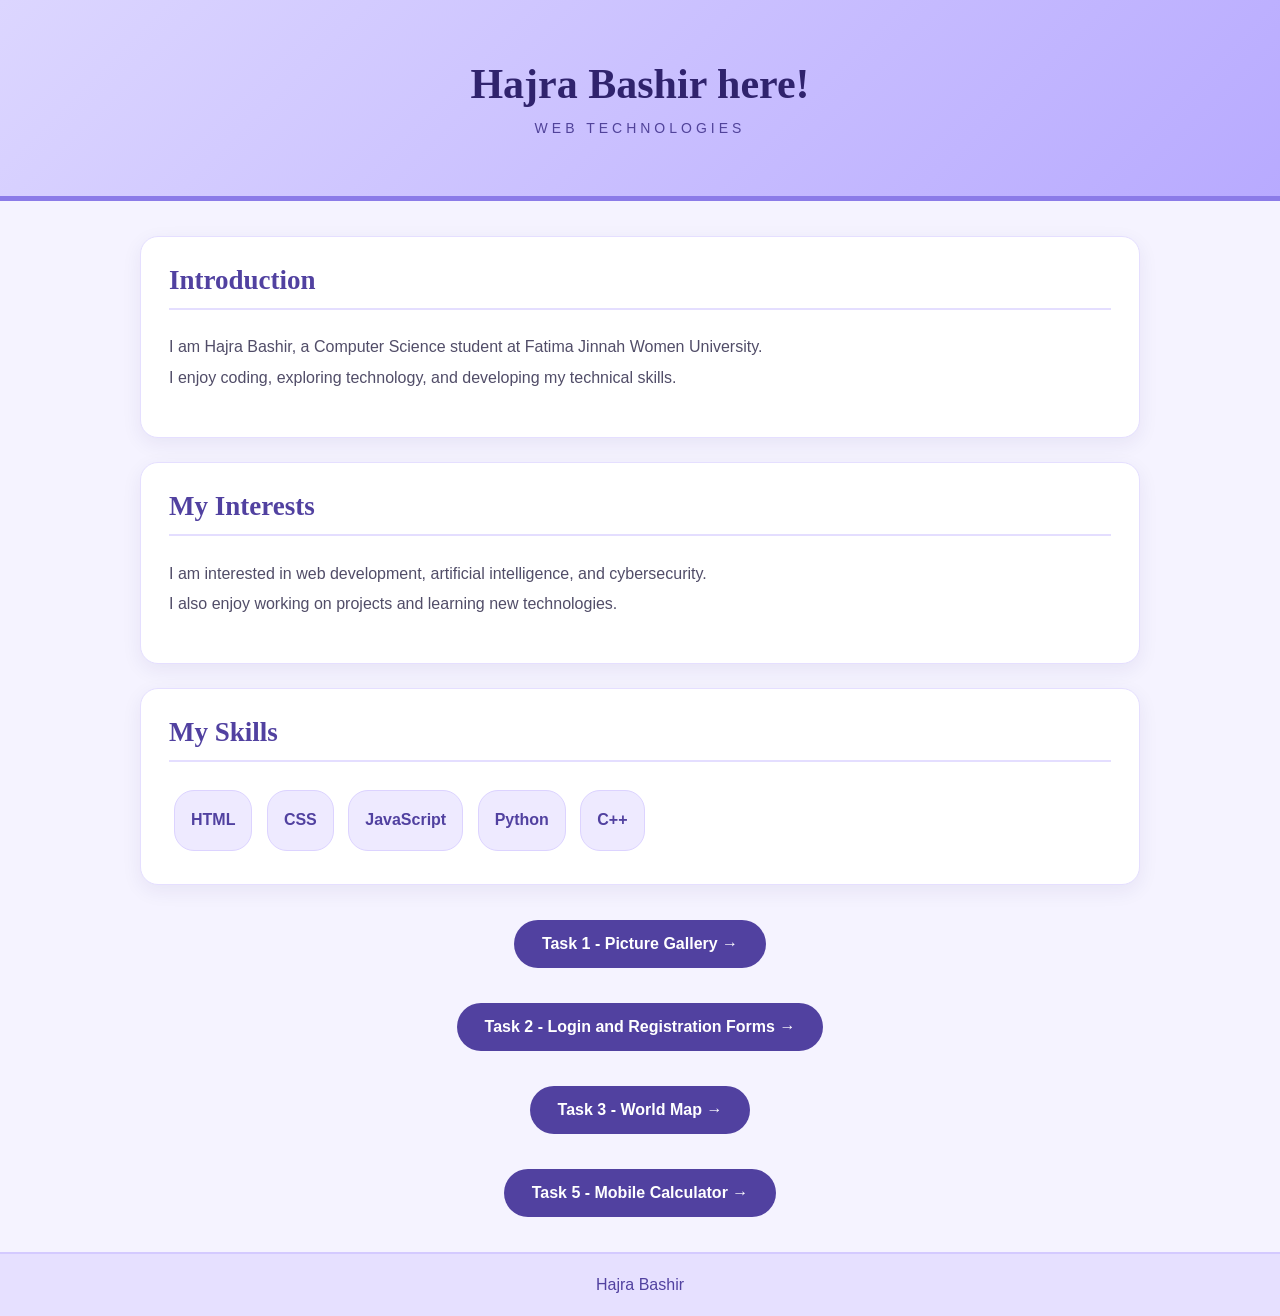
<file: index.html>
<!DOCTYPE html>
<html>

<head>
    <title>Web Technologies</title>

    <meta name="viewport" content="width=device-width, initial-scale=1.0">

    <style>
        body {
            margin: 0;
            font-family: Arial, sans-serif;
            background-color: #f5f3ff;
            color: #292454;
        }

        header {
            background: linear-gradient(135deg, #dcd6ff, #b8aaff);
            padding: 60px 20px;
            text-align: center;
            border-bottom: 5px solid #8b7be8;
        }

        h1 {
            font-family: Georgia, serif;
            font-size: 42px;
            margin: 0;
            color: #30236d;
        }

        .subtitle {
            margin-top: 12px;
            font-size: 14px;
            letter-spacing: 4px;
            color: #51439a;
            text-transform: uppercase;
        }

        main {
            max-width: 1000px;
            margin: 35px auto;
            padding: 0 20px;
        }

        section {
            background-color: white;
            padding: 28px;
            margin-bottom: 24px;
            border-radius: 18px;
            border: 1px solid #e5dfff;
            box-shadow: 0 6px 20px #30236d12;
        }

        h2 {
            font-family: Georgia, serif;
            color: #5141a0;
            font-size: 27px;
            margin-top: 0;
            padding-bottom: 12px;
            border-bottom: 2px solid #e4deff;
        }

        p {
            font-size: 16px;
            line-height: 1.9;
            color: #514d68;
        }

        .skills {
            line-height: 2.8;
        }

        .skill {
            display: inline-block;
            background-color: #eeeaff;
            color: #5141a0;
            padding: 7px 16px;
            margin: 5px;
            border-radius: 20px;
            font-weight: bold;
            border: 1px solid #dcd3ff;
        }

        .gallery {
            text-align: center;
            margin: 35px 0;
        }

        .gallery a {
            display: inline-block;
            background-color: #5141a0;
            color: white;
            text-decoration: none;
            padding: 15px 28px;
            border-radius: 30px;
            font-weight: bold;
            transition: background-color 0.3s;
        }

        .gallery a:hover {
            background-color: #30236d;
        }

        footer {
            text-align: center;
            padding: 22px;
            background-color: #e6e0ff;
            color: #5141a0;
            border-top: 2px solid #d4caff;
        }

        @media (max-width: 600px) {
            header {
                padding: 45px 15px;
            }

            h1 {
                font-size: 30px;
            }

            section {
                padding: 20px;
            }

            h2 {
                font-size: 23px;
            }

            p {
                font-size: 15px;
            }
        }
    </style>
</head>

<body>

    <header>
        <h1>Hajra Bashir here!</h1>
        <div class="subtitle">Web Technologies</div>
    </header>

    <main>

        <section>
            <h2>Introduction</h2>

            <p>
                I am Hajra Bashir, a Computer Science student at Fatima Jinnah Women University.<br>
                I enjoy coding, exploring technology, and developing my technical skills.
            </p>
        </section>

        <section>
            <h2>My Interests</h2>

            <p>
                I am interested in web development, artificial intelligence, and cybersecurity.<br>
                I also enjoy working on projects and learning new technologies.
            </p>
        </section>

        <section>
            <h2>My Skills</h2>

            <div class="skills">
                <span class="skill">HTML</span>
                <span class="skill">CSS</span>
                <span class="skill">JavaScript</span>
                <span class="skill">Python</span>
                <span class="skill">C++</span>
            </div>
        </section>

        <div class="gallery">
            <a href="picture gallery/index.html" target="_blank">
                Task 1 - Picture Gallery &#8594;
            </a>
        </div>
        <div class="gallery">
            <a href="login and registration/index.html" target="_blank">
                Task 2 - Login and Registration Forms &#8594;
            </a>
        </div>
        <div class="gallery">
            <a href="world map/index.html" target="_blank">
                Task 3 - World Map &#8594;
            </a>
        </div>
        <div class="gallery">
            <a href="calculator interface/index.html" target="_blank">
                Task 5 - Mobile Calculator &#8594;
            </a>
        </div>

    </main>

    <footer>
        Hajra Bashir
    </footer>

</body>

</html>
</file>
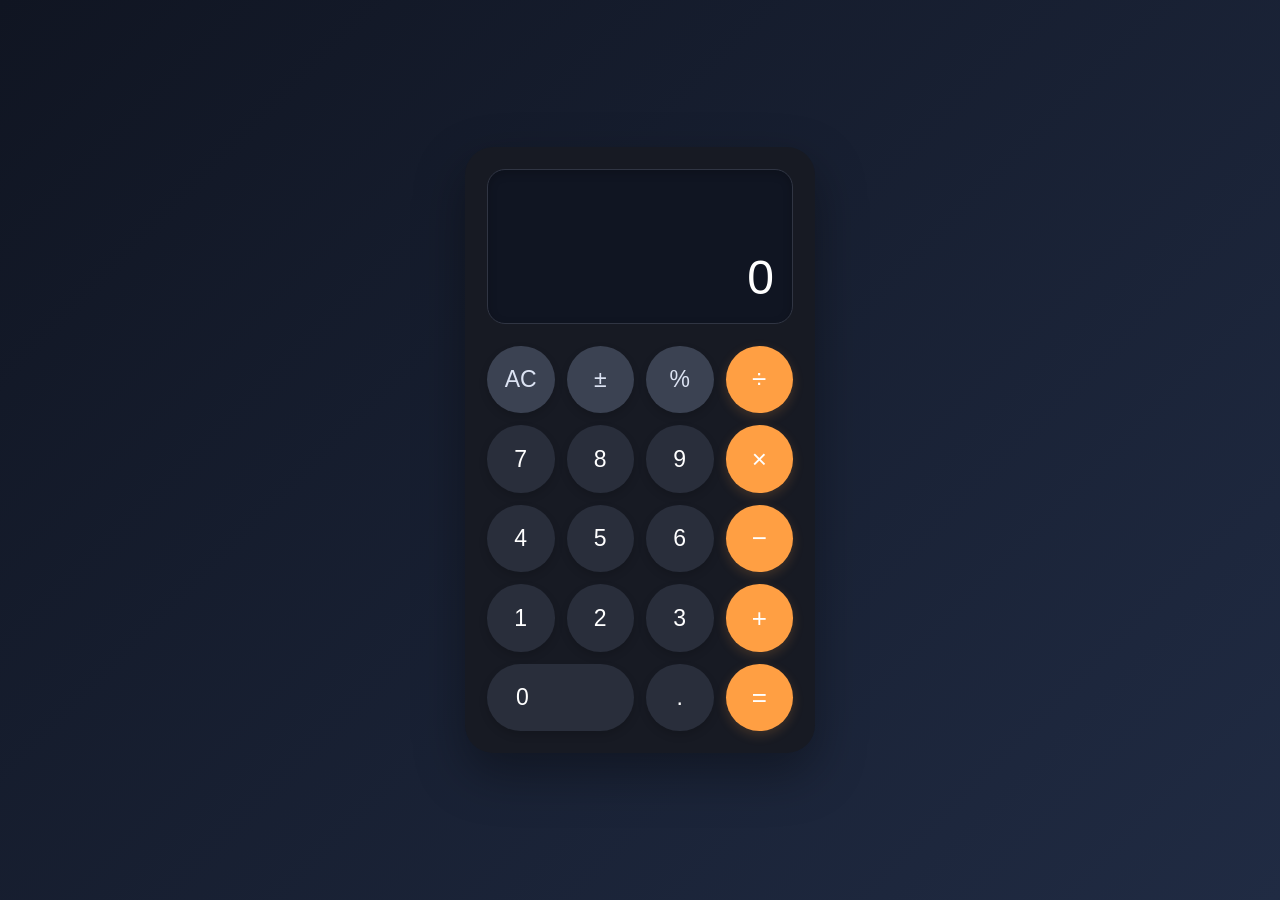
<file: calculator interface/index.html>
<!DOCTYPE html>
<html lang="en">
<head>
    <meta charset="UTF-8">
    <meta name="viewport" content="width=device-width, initial-scale=1.0">
    <title>Mobile Calculator | Hajra's Website</title>
    <link rel="stylesheet" href="style.css">
    <script src="script.js" defer></script>
</head>

<body>

    <div class="calculator">

        <div class="display">
            <div class="previous-value" id="previousValue"></div>
            <div class="current-value" id="currentValue">0</div>
        </div>

        <div class="buttons">

            <button class="btn utility" type="button" data-action="clear">AC</button>
            <button class="btn utility" type="button" data-action="sign">±</button>
            <button class="btn utility" type="button" data-action="percent">%</button>
            <button class="btn operator" type="button" data-action="operator" data-operator="/">÷</button>

            <button class="btn" type="button" data-number="7">7</button>
            <button class="btn" type="button" data-number="8">8</button>
            <button class="btn" type="button" data-number="9">9</button>
            <button class="btn operator" type="button" data-action="operator" data-operator="*">×</button>

            <button class="btn" type="button" data-number="4">4</button>
            <button class="btn" type="button" data-number="5">5</button>
            <button class="btn" type="button" data-number="6">6</button>
            <button class="btn operator" type="button" data-action="operator" data-operator="-">−</button>

            <button class="btn" type="button" data-number="1">1</button>
            <button class="btn" type="button" data-number="2">2</button>
            <button class="btn" type="button" data-number="3">3</button>
            <button class="btn operator" type="button" data-action="operator" data-operator="+">+</button>

            <button class="btn zero" type="button" data-number="0">0</button>
            <button class="btn" type="button" data-action="decimal">.</button>
            <button class="btn operator" type="button" data-action="equals">=</button>

        </div>

    </div>

</body>
</html>
</file>
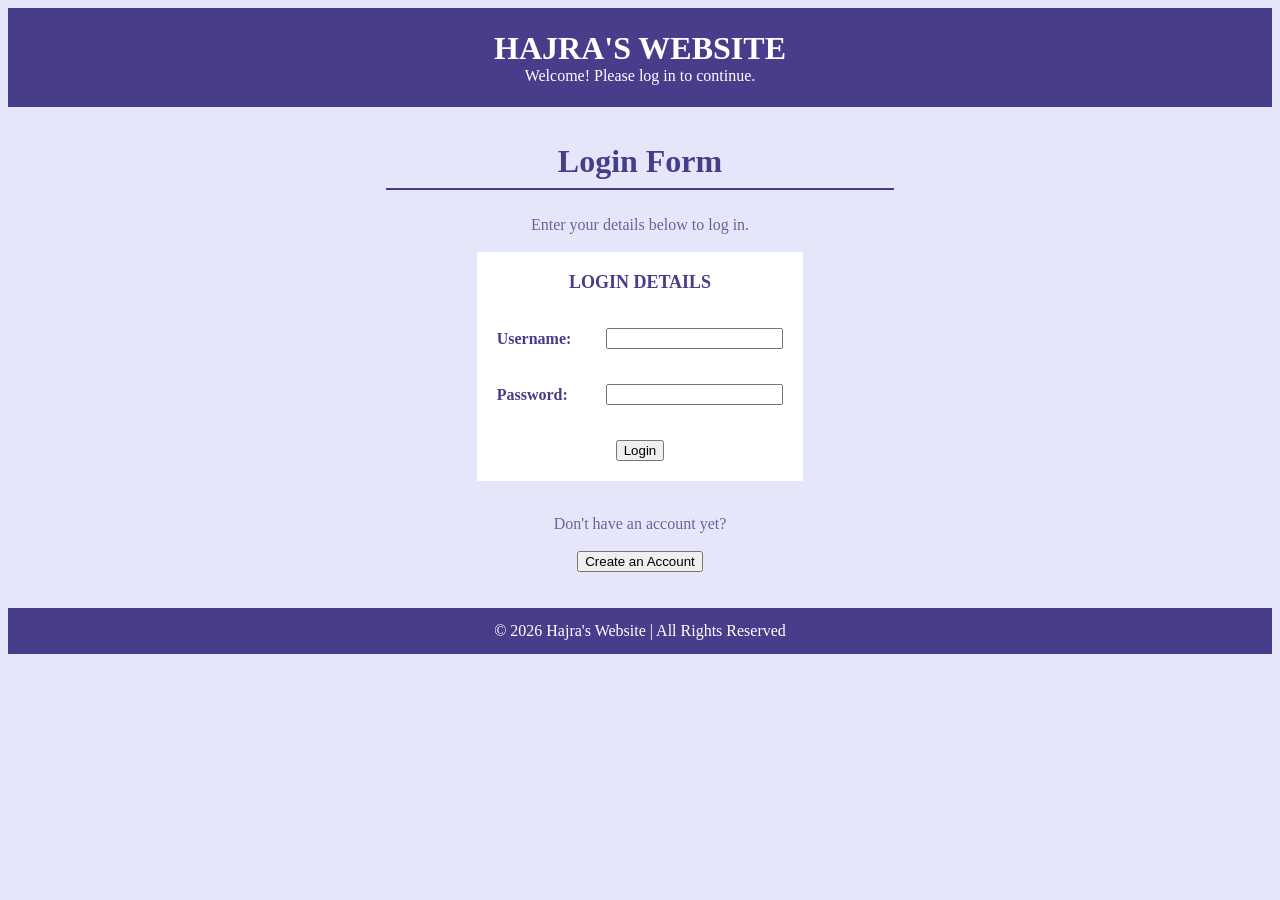
<file: login and registration/index.html>
<html>
<head>
    <title>Login Form</title>
</head>

<body bgcolor="#E6E6FA">

    <table width="100%" bgcolor="#483D8B" cellpadding="20">
        <tr>
            <td align="center">
                <font color="white" size="6"><b>HAJRA'S WEBSITE</b></font>
                <br>
                <font color="white" size="3">Welcome! Please log in to continue.</font>
            </td>
        </tr>
    </table>

    <br><br>

    <center>
        <font color="#483D8B" size="6"><b>Login Form</b></font>
        <hr width="40%" color="#483D8B">
        <br>
        <font color="#666699" size="3">Enter your details below to log in.</font>
    </center>

    <br>

    <form action="third.html">
        <table align="center" bgcolor="white" cellpadding="15" cellspacing="5">
            <tr>
                <td colspan="2" align="center">
                    <font color="#483D8B" size="4"><b>LOGIN DETAILS</b></font>
                </td>
            </tr>

            <tr>
                <td>
                    <font color="#483D8B"><b>Username:</b></font>
                </td>
                <td>
                    <input type="text" name="username" required>
                </td>
            </tr>

            <tr>
                <td>
                    <font color="#483D8B"><b>Password:</b></font>
                </td>
                <td>
                    <input type="password" name="password" required>
                </td>
            </tr>

            <tr>
                <td colspan="2" align="center">
                    <input type="submit" value="Login">
                </td>
            </tr>
        </table>
    </form>

    <br>

    <center>
        <font color="#666699">Don't have an account yet?</font>
        <br><br>
        <a href="second.html">
            <input type="button" value="Create an Account">
        </a>
    </center>

    <br><br>

    <table width="100%" bgcolor="#483D8B" cellpadding="12">
        <tr>
            <td align="center">
                <font color="white">© 2026 Hajra's Website | All Rights Reserved</font>
            </td>
        </tr>
    </table>

</body>
</html>
</file>
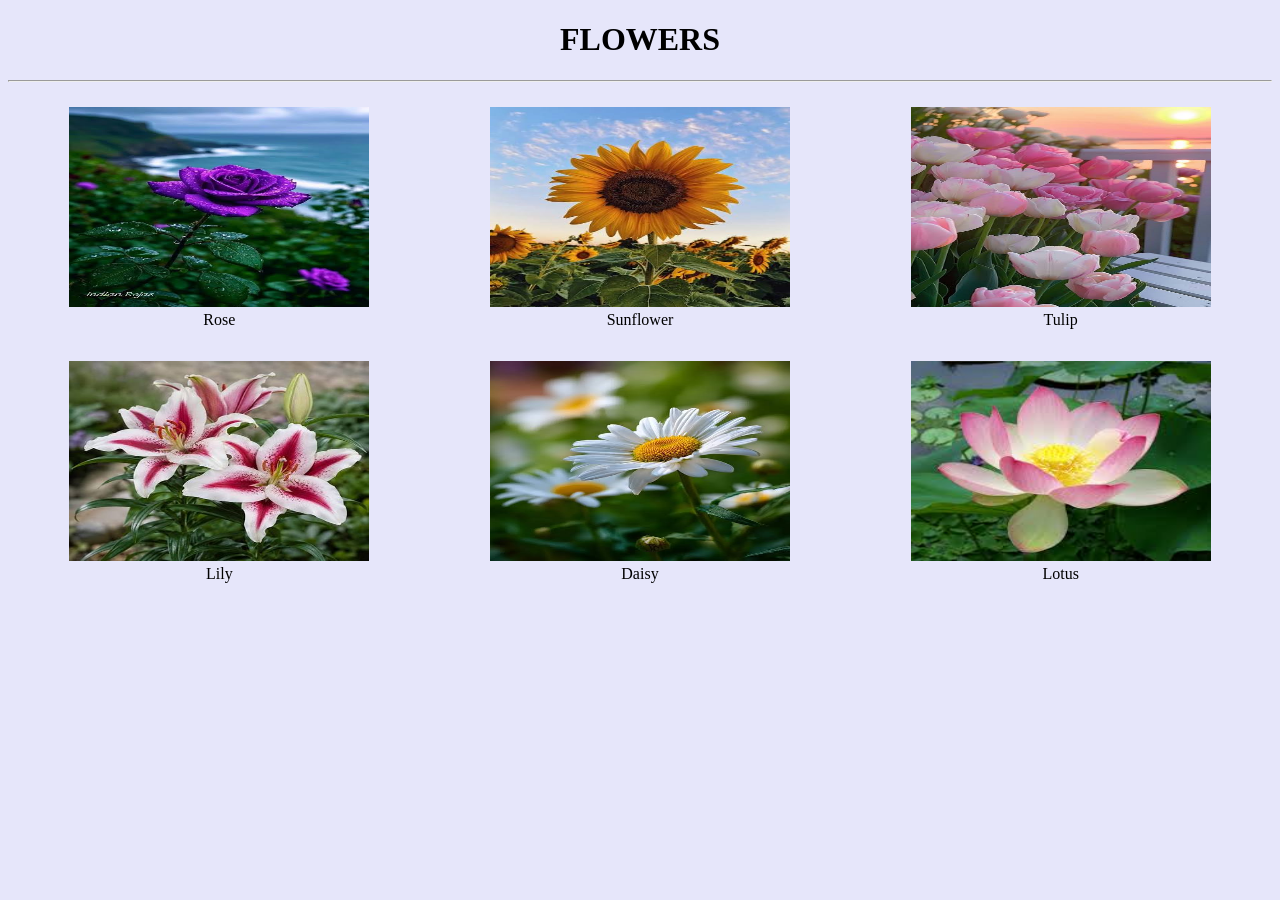
<file: picture gallery/index.html>
<!DOCTYPE html>
<html>

<head>
    <title>Flowers Gallery</title>
</head>

<script>
document.addEventListener("click", function() {
    document.getElementById("music").play();
}, { once: true });
</script>

<body bgcolor="#E6E6FA">

    <h1 align="center">
        <font face="Lucida Handwriting">FLOWERS</font>
    </h1>

    <hr>

    <table width="100%" cellpadding="15">

        <tr>

            <td align="center">
                <a href="rose.jpg">
                    <img src="rose.jpg" width="300" height="200">
                </a>
                <br>
                <font face="Georgia">Rose</font>
            </td>

            <td align="center">
                <a href="sunflower.jpg">
                    <img src="sunflower.jpg" width="300" height="200">
                </a>
                <br>
                <font face="Georgia">Sunflower</font>
            </td>

            <td align="center">
                <a href="tulip.jpg">
                    <img src="tulip.jpg" width="300" height="200">
                </a>
                <br>
                <font face="Georgia">Tulip</font>
            </td>

        </tr>

        <tr>

            <td align="center">
                <a href="lily.jpg">
                    <img src="lily.jpg" width="300" height="200">
                </a>
                <br>
                <font face="Georgia">Lily</font>
            </td>

            <td align="center">
                <a href="daisy.jpg">
                    <img src="daisy.jpg" width="300" height="200">
                </a>
                <br>
                <font face="Georgia">Daisy</font>
            </td>

            <td align="center">
                <a href="lotus.jpg">
                    <img src="lotus.jpg" width="300" height="200">
                </a>
                <br>
                <font face="Georgia">Lotus</font>
            </td>

        </tr>

    </table>

<audio id="music" autoplay loop>
    <source src="music.mp3" type="audio/mpeg">
</audio>

</body>

</html>
</file>
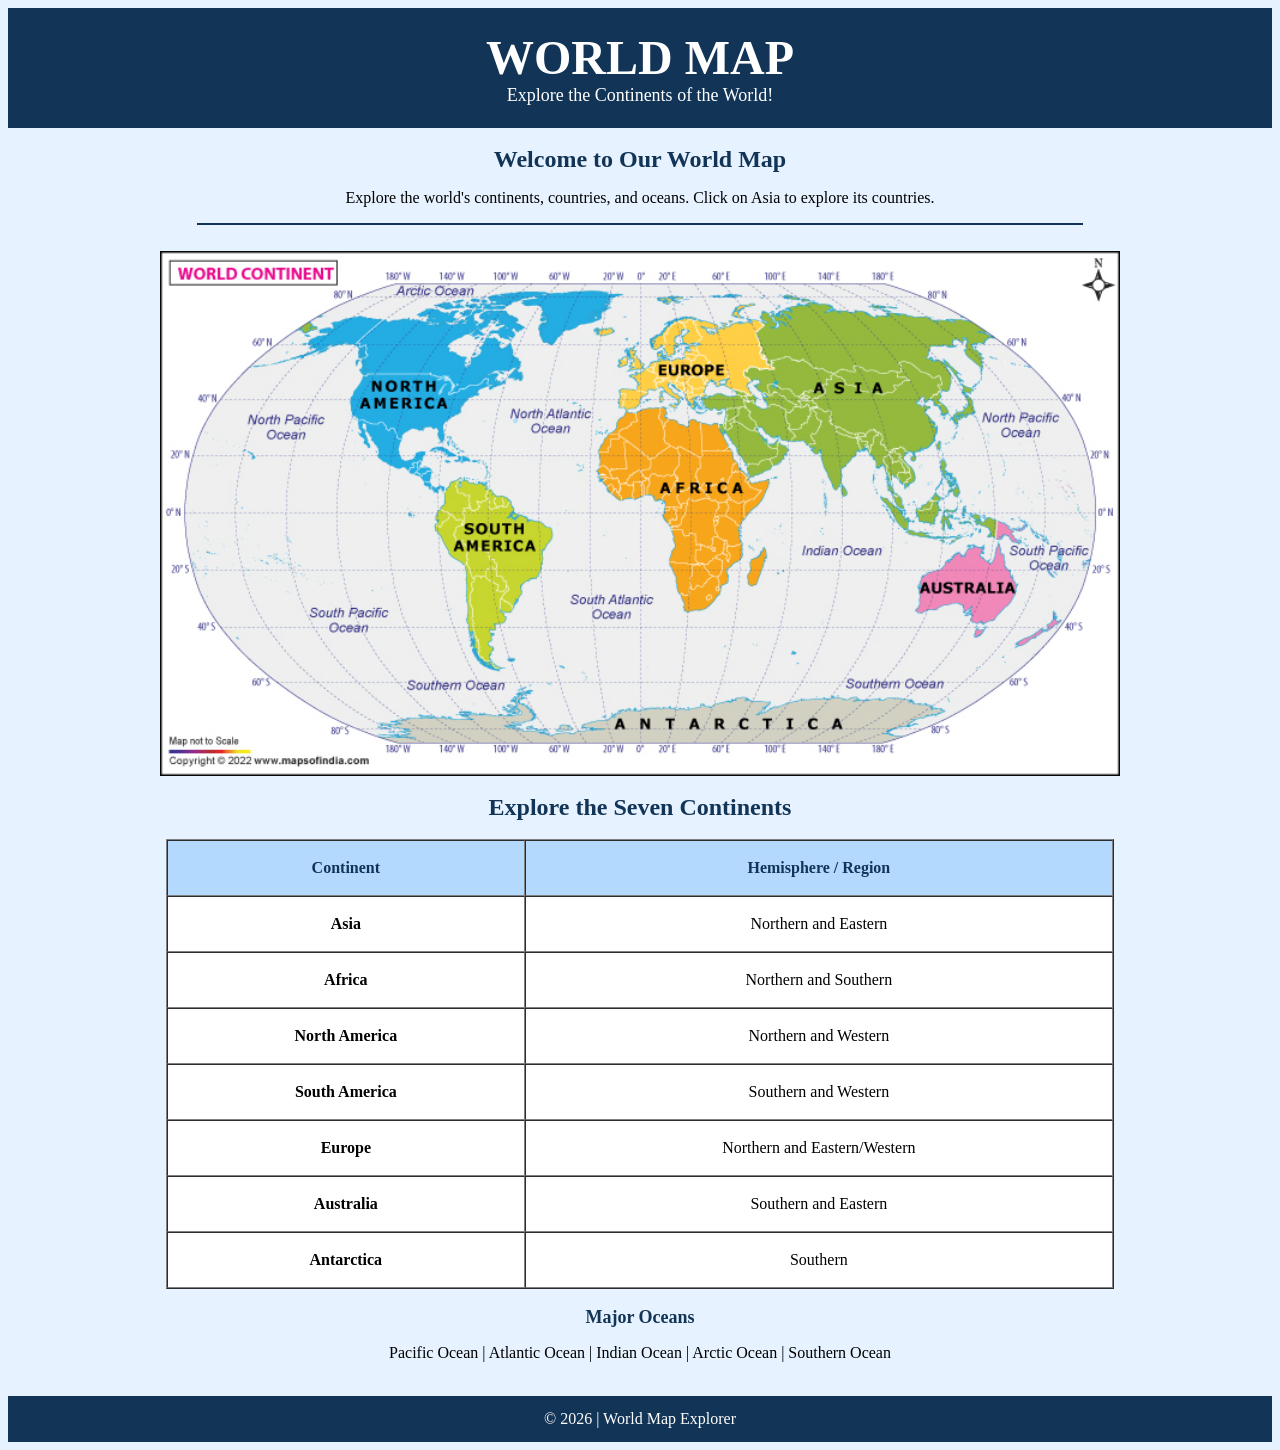
<file: world map/index.html>
<html>
<head>
    <title>World Map</title>
</head>

<body bgcolor="#E6F2FF">

    <table width="100%" bgcolor="#123456" cellpadding="20">
        <tr>
            <td align="center">
                <font color="white" size="7">
                    <b>WORLD MAP</b>
                </font>
                <br>
                <font color="white" size="4">
                    Explore the Continents of the World!
                </font>
            </td>
        </tr>
    </table>

    <br>

    <center>
        <font color="#123456" size="5">
            <b>Welcome to Our World Map</b>
        </font>

        <p>
            Explore the world's continents, countries, and oceans.
            Click on Asia to explore its countries.
        </p>

        <hr width="70%" color="#123456">

        <br>

        <img src="images/world-map.png"
             alt="Political Map of the World"
             width="960"
             height="525"
             usemap="#worldmap">

        <map name="worldmap">
            <area shape="poly"
                  coords="560,100,650,95,740,105,810,130,875,170,900,220,870,270,835,310,790,350,740,370,700,340,660,310,625,270,595,230,575,185"
                  href="asia.html"
                  target="_blank"
                  alt="Explore Asia"
                  title="Click to Explore Asia">
        </map>

        <br><br>

        
<font color="#123456" size="5">
    <b>Explore the Seven Continents</b>
</font>

<br><br>

<table align="center" border="1" cellpadding="18" cellspacing="0" bgcolor="white" width="75%">
    <tr bgcolor="#B3D9FF">
        <th><font color="#123456">Continent</font></th>
        <th><font color="#123456">Hemisphere / Region</font></th>
    </tr>

    <tr>
        <td align="center"><b>Asia</b></td>
        <td align="center">Northern and Eastern</td>
    </tr>

    <tr>
        <td align="center"><b>Africa</b></td>
        <td align="center">Northern and Southern</td>
    </tr>

    <tr>
        <td align="center"><b>North America</b></td>
        <td align="center">Northern and Western</td>
    </tr>

    <tr>
        <td align="center"><b>South America</b></td>
        <td align="center">Southern and Western</td>
    </tr>

    <tr>
        <td align="center"><b>Europe</b></td>
        <td align="center">Northern and Eastern/Western</td>
    </tr>

    <tr>
        <td align="center"><b>Australia</b></td>
        <td align="center">Southern and Eastern</td>
    </tr>

    <tr>
        <td align="center"><b>Antarctica</b></td>
        <td align="center">Southern</td>
    </tr>
</table>

        <br>

        <font color="#123456" size="4">
            <b>Major Oceans</b>
        </font>

        <p>
            Pacific Ocean |
            Atlantic Ocean |
            Indian Ocean |
            Arctic Ocean |
            Southern Ocean
        </p>

    </center>

    <br>

    <table width="100%" bgcolor="#123456" cellpadding="12">
        <tr>
            <td align="center">
                <font color="white">
                    © 2026 | World Map Explorer
                </font>
            </td>
        </tr>
    </table>

</body>
</html>
</file>
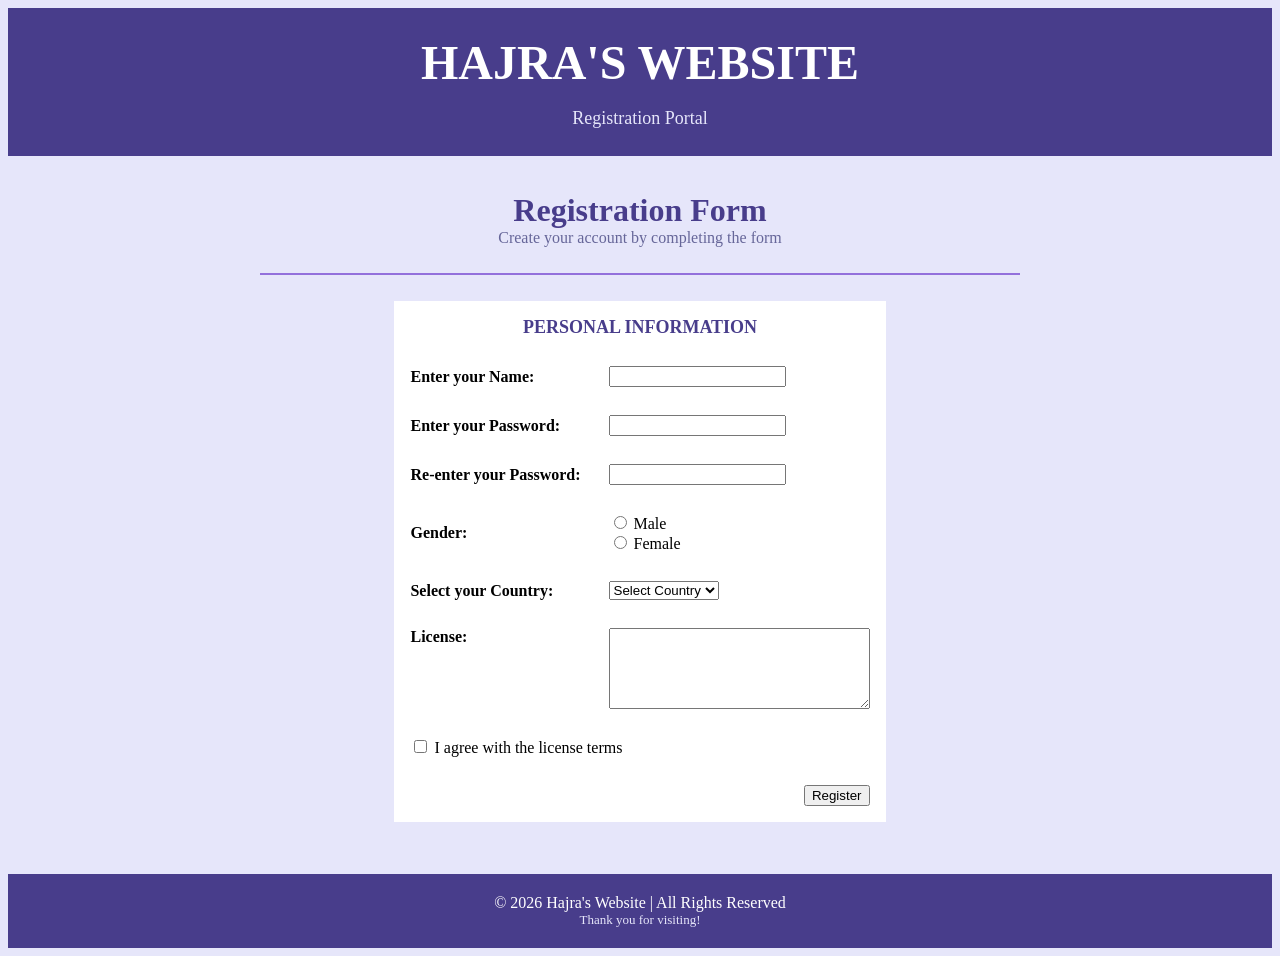
<file: login and registration/second.html>
<html>
<head>
    <title>Registration Form</title>
</head>

<body bgcolor="#E6E6FA">

    <table width="100%" bgcolor="#483D8B" cellpadding="25">
        <tr>
            <td align="center">
                <font color="white" size="7" face="Georgia">
                    <b>HAJRA'S WEBSITE</b>
                </font>
                <br><br>
                <font color="#E6E6FA" size="4">
                    Registration Portal
                </font>
            </td>
        </tr>
    </table>

    <br><br>

    <center>
        <font color="#483D8B" face="Georgia" size="6">
            <b>Registration Form</b>
        </font>
        <br>
        <font color="#666699" size="3">
            Create your account by completing the form
        </font>
    </center>

    <br>

    <hr width="60%" color="#9370DB">

    <br>

    <form action="third.html">

        <table align="center" bgcolor="white" cellpadding="12" cellspacing="4">

            <tr>
                <td colspan="2" align="center">
                    <font color="#483D8B" size="4">
                        <b>PERSONAL INFORMATION</b>
                    </font>
                </td>
            </tr>

            <tr>
                <td><b>Enter your Name:</b></td>
                <td><input type="text" name="name" required></td>
            </tr>

            <tr>
                <td><b>Enter your Password:</b></td>
                <td><input type="password" name="password" required></td>
            </tr>

            <tr>
                <td><b>Re-enter your Password:</b></td>
                <td><input type="password" name="repassword" required></td>
            </tr>

            <tr>
                <td><b>Gender:</b></td>
                <td>
                    <input type="radio" name="gender" value="male" required> Male
                    <br>
                    <input type="radio" name="gender" value="female"> Female
                </td>
            </tr>

            <tr>
                <td><b>Select your Country:</b></td>
                <td>
                    <select name="country" required>
                        <option value="">Select Country</option>
                        <option>Pakistan</option>
                        <option>USA</option>
                        <option>UK</option>
                    </select>
                </td>
            </tr>

            <tr>
                <td valign="top"><b>License:</b></td>
                <td>
                    <textarea rows="5" cols="30" required></textarea>
                </td>
            </tr>

            <tr>
                <td colspan="2">
                    <input type="checkbox" name="agreement" required>
                    I agree with the license terms
                </td>
            </tr>

            <tr>
                <td colspan="2" align="right">
                    <input type="submit" value="Register">
                </td>
            </tr>

        </table>

    </form>

    <br><br>

    <table width="100%" bgcolor="#483D8B" cellpadding="18">
        <tr>
            <td align="center">
                <font color="white" size="3">
                    © 2026 Hajra's Website | All Rights Reserved
                </font>
                <br>
                <font color="#E6E6FA" size="2">
                    Thank you for visiting!
                </font>
            </td>
        </tr>
    </table>

</body>

</html>
</file>
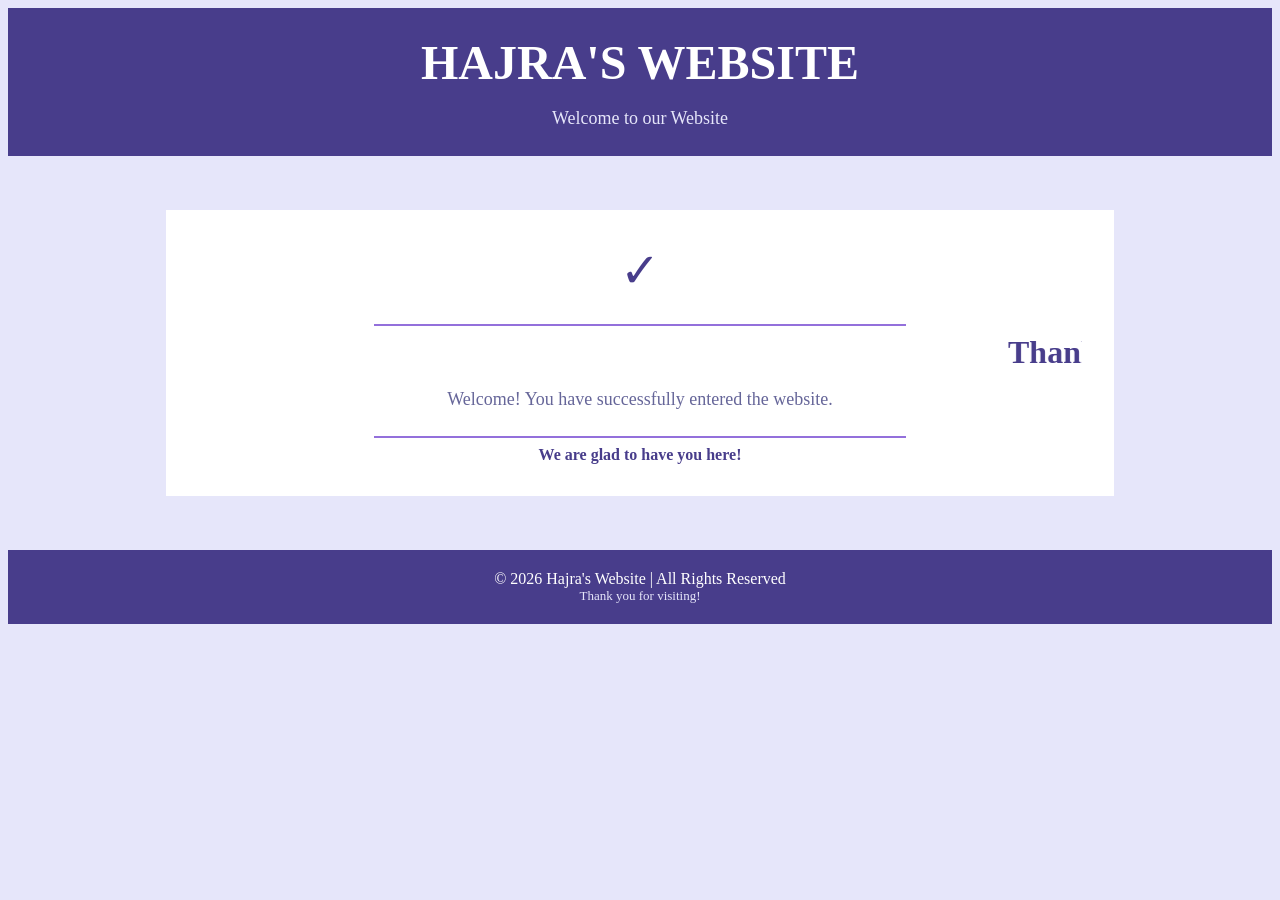
<file: login and registration/third.html>
<html>

<head>
    <title>THANK YOU!</title>
</head>

<body bgcolor="#E6E6FA">

    <table width="100%" bgcolor="#483D8B" cellpadding="25">
        <tr>
            <td align="center">
                <font color="white" size="7" face="Georgia">
                    <b>HAJRA'S WEBSITE</b>
                </font>
                <br><br>
                <font color="#E6E6FA" size="4">
                    Welcome to our Website
                </font>
            </td>
        </tr>
    </table>

    <br><br><br>

    <center>

        <table width="75%" bgcolor="white" cellpadding="30">
            <tr>
                <td align="center">

                    <font color="#483D8B" size="7">
                        &#10003;
                    </font>

                    <br><br>

                    <hr width="60%" color="#9370DB">

                    <marquee direction="left" scrollamount="6">
                        <font color="#483D8B" size="6">
                            <b>Thank you for logging in!</b>
                        </font>
                    </marquee>

                    <br><br>

                    <font color="#666699" size="4">
                        Welcome! You have successfully entered the website.
                    </font>

                    <br><br>

                    <hr width="60%" color="#9370DB">

                    <font color="#483D8B" size="3">
                        <b>We are glad to have you here!</b>
                    </font>

                </td>
            </tr>
        </table>

    </center>

    <br><br><br>

    <table width="100%" bgcolor="#483D8B" cellpadding="18">
        <tr>
            <td align="center">
                <font color="white" size="3">
                    © 2026 Hajra's Website | All Rights Reserved
                </font>
                <br>
                <font color="#E6E6FA" size="2">
                    Thank you for visiting!
                </font>
            </td>
        </tr>
    </table>

</body>

</html>
</file>
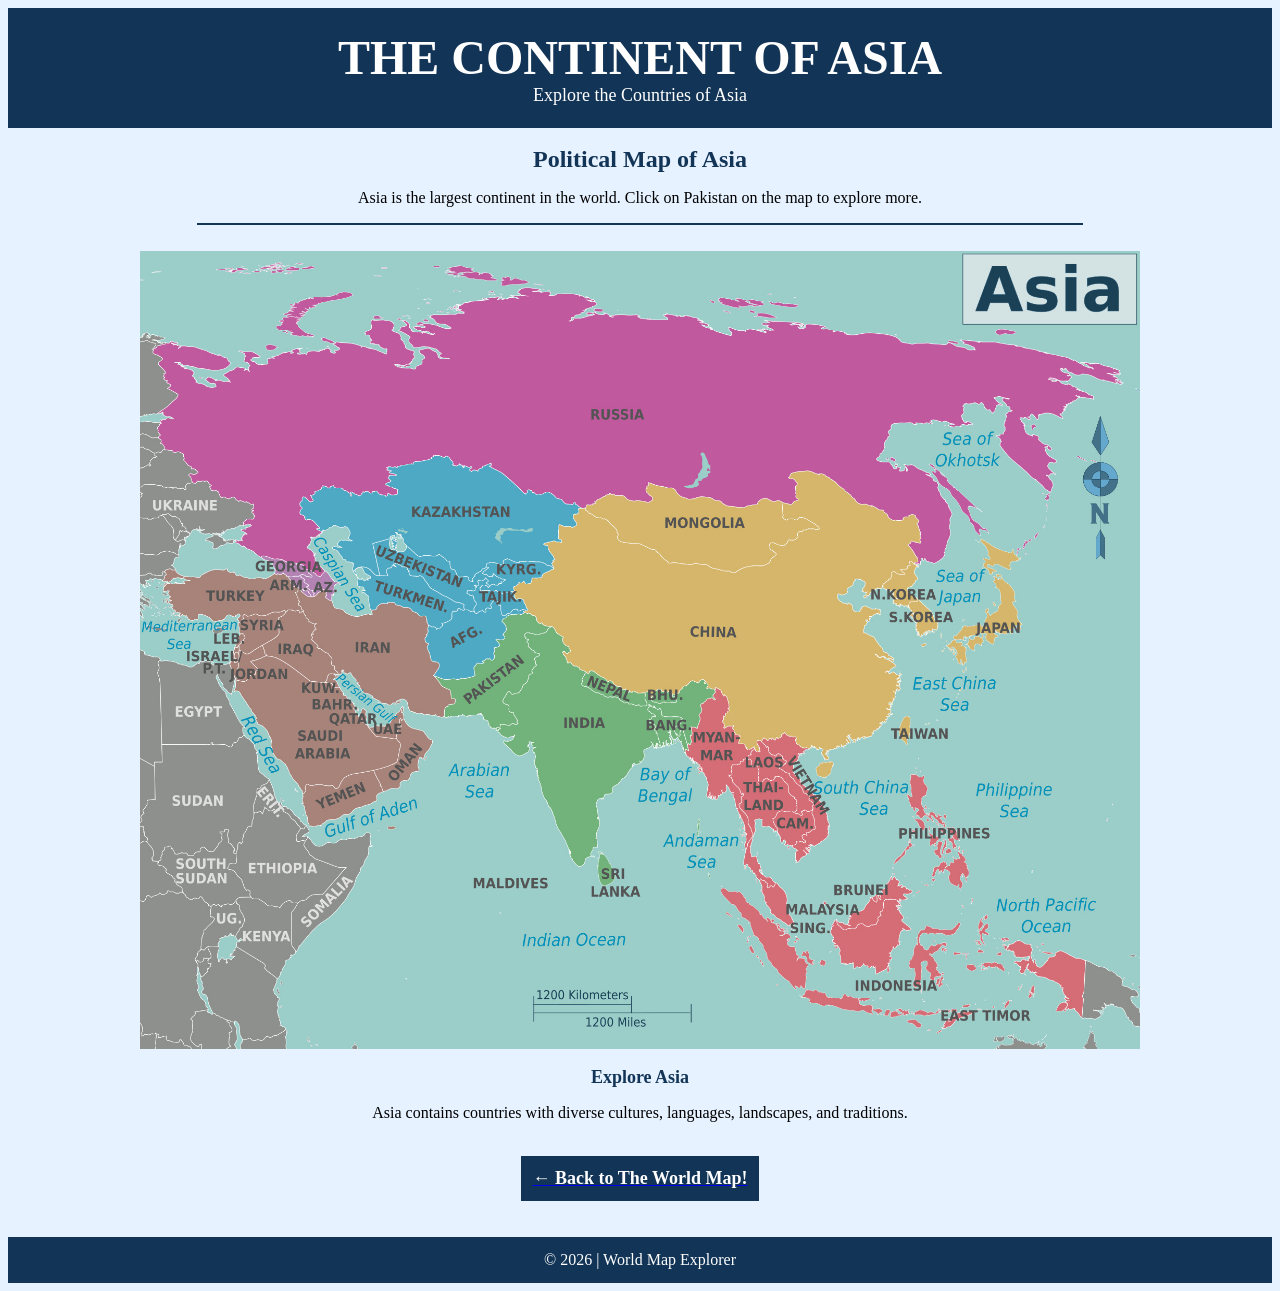
<file: world map/asia.html>
<html>
<head>
    <title>Map of Asia</title>
</head>

<body bgcolor="#E6F2FF">

    <table width="100%" bgcolor="#123456" cellpadding="20">
        <tr>
            <td align="center">
                <font color="white" size="7">
                    <b>THE CONTINENT OF ASIA</b>
                </font>
                <br>
                <font color="white" size="4">
                    Explore the Countries of Asia
                </font>
            </td>
        </tr>
    </table>

    <br>

    <center>
        <font color="#123456" size="5">
            <b>Political Map of Asia</b>
        </font>

        <p>
            Asia is the largest continent in the world.
            Click on Pakistan on the map to explore more.
        </p>

        <hr width="70%" color="#123456">

        <br>

        <img src="images/asia-map.png"
             alt="Political Map of Asia showing country names"
             width="1000"
             height="798"
             usemap="#asiamap">

        <map name="asiamap">
            <area shape="rect"
                coords="340,350,435,450"
                href="pakistan.html"
                target="_blank"
                alt="Pakistan"
                title="Click to explore Pakistan">
        </map>

        <br><br>

        <font color="#123456" size="4">
            <b>Explore Asia</b>
        </font>

        <p>
            Asia contains countries with diverse cultures,
            languages, landscapes, and traditions.
        </p>

        <br>

    
    <table align="center" bgcolor="#123456" cellpadding="12" cellspacing="0">
        <tr>
            <td align="center">
                <font color="white" size="4">
                <b>
                    <a href="index.html">
                        <font color="white">
                            &#8592; Back to The World Map!
                        </font>
                    </a>
                </b>
                </font>
            </td>
        </tr>
    </table>

    </center>

    <br><br>

    <table width="100%" bgcolor="#123456" cellpadding="12">
        <tr>
            <td align="center">
                <font color="white">
                    © 2026 | World Map Explorer
                </font>
            </td>
        </tr>
    </table>

</body>
</html>
</file>
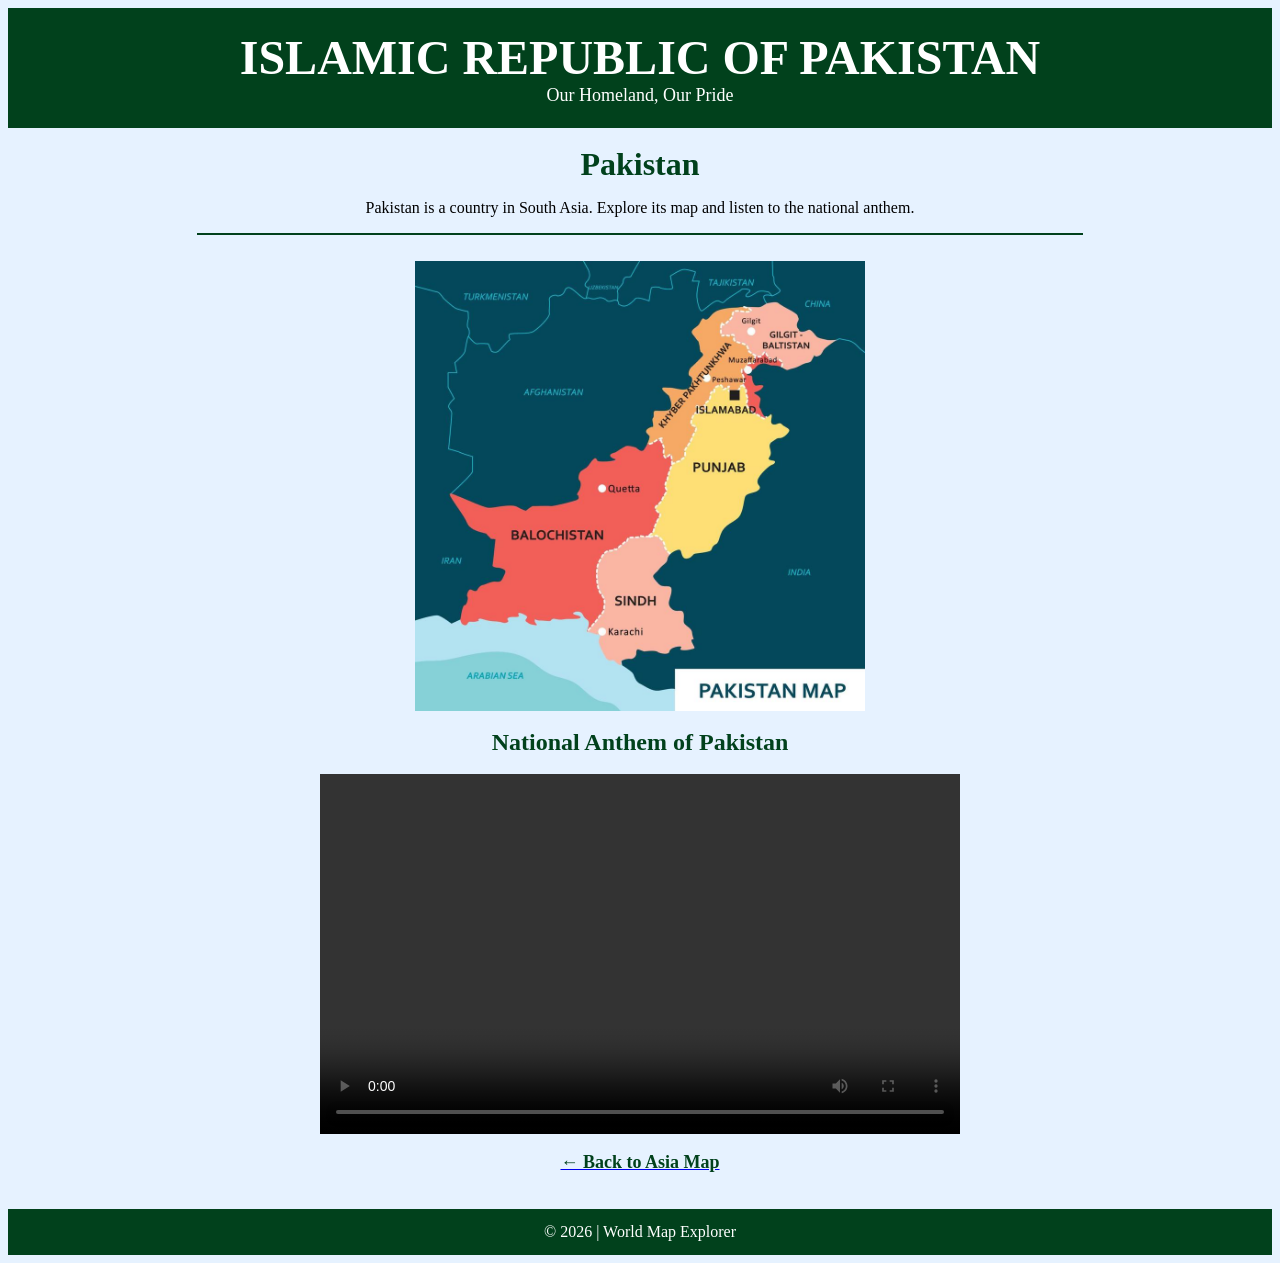
<file: world map/pakistan.html>
<html>
<head>
    <title>Pakistan - National Anthem</title>
</head>

<body bgcolor="#E6F2FF">

    <table width="100%" bgcolor="#01411C" cellpadding="20">
        <tr>
            <td align="center">
                <font color="white" size="7">
                    <b>ISLAMIC REPUBLIC OF PAKISTAN</b>
                </font>
                <br>
                <font color="white" size="4">
                    Our Homeland, Our Pride
                </font>
            </td>
        </tr>
    </table>

    <br>

    <center>
        <font color="#01411C" size="6">
            <b>Pakistan</b>
        </font>

        <p>
            Pakistan is a country in South Asia.
            Explore its map and listen to the national anthem.
        </p>

        <hr width="70%" color="#01411C">

        <br>

        <img src="images/pakistan-map.png"
             alt="Map of Pakistan"
             width="450">

        <br><br>

        <font color="#01411C" size="5">
            <b>National Anthem of Pakistan</b>
        </font>

        <br><br>

        <video width="640" height="360" controls>
            <source src="videos/pakistan-anthem.mp4" type="video/mp4">
            Your browser does not support HTML video.
        </video>

        <br><br>

        <a href="asia.html">
            <font color="#01411C" size="4">
                <b>&#8592; Back to Asia Map</b>
            </font>
        </a>

    </center>

    <br><br>

    <table width="100%" bgcolor="#01411C" cellpadding="12">
        <tr>
            <td align="center">
                <font color="white">
                    © 2026 | World Map Explorer
                </font>
            </td>
        </tr>
    </table>

</body>
</html>
</file>
<file: calculator interface/style.css>
* {
    margin: 0;
    padding: 0;
    box-sizing: border-box;
}

body {
    min-height: 100vh;
    display: flex;
    justify-content: center;
    align-items: center;
    background: linear-gradient(135deg, #101522, #202b43);
    font-family: Arial, sans-serif;
    padding: 20px;
}

.calculator {
    width: 100%;
    max-width: 350px;
    background: #171a23;
    border-radius: 28px;
    padding: 22px;
    box-shadow: 0 20px 50px rgba(0, 0, 0, 0.35);
}

/* Separate empty display screen */
.display {
    height: 155px;
    width: 100%;
    background: #101522;
    border: 1px solid #303543;
    border-radius: 18px;
    display: flex;
    flex-direction: column;
    justify-content: flex-end;
    align-items: flex-end;
    padding: 18px;
    margin-bottom: 22px;
    overflow: hidden;
    box-shadow: inset 0 3px 10px rgba(0, 0, 0, 0.2);
}

.previous-value {
    color: #858c9e;
    font-size: 18px;
    margin-bottom: 12px;
}

.current-value {
    color: #ffffff;
    font-size: 48px;
    font-weight: 300;
    white-space: nowrap;
}

/* Calculator buttons */
.buttons {
    display: grid;
    grid-template-columns: repeat(4, minmax(0, 1fr));
    gap: 12px;
}

.btn {
    width: 100%;
    aspect-ratio: 1 / 1;
    border: none;
    border-radius: 50%;
    background: #292e3b;
    color: #ffffff;
    font-size: 23px;
    font-weight: 500;
    cursor: pointer;
    box-shadow: 0 4px 8px rgba(0, 0, 0, 0.15);
    transition: transform 0.15s, filter 0.15s;
}

.btn:hover {
    filter: brightness(1.2);
    transform: scale(1.04);
}

.btn:active {
    transform: scale(0.94);
}

/* Utility buttons */
.utility {
    background: #3b4252;
    color: #dce3f3;
}

/* Orange operator buttons */
.operator {
    background: #ff9f43;
    color: #ffffff;
    font-size: 26px;
    box-shadow: 0 4px 12px rgba(255, 159, 67, 0.18);
}

/* Wide zero button */
.zero {
    grid-column: span 2;
    aspect-ratio: auto;
    border-radius: 40px;
    text-align: left;
    padding-left: 29px;
}

/* Responsive design */
@media (max-width: 380px) {
    .calculator {
        padding: 18px;
        border-radius: 25px;
    }

    .display {
        height: 140px;
    }

    .buttons {
        gap: 9px;
    }

    .btn {
        font-size: 20px;
    }

    .operator {
        font-size: 24px;
    }
}
</file>
